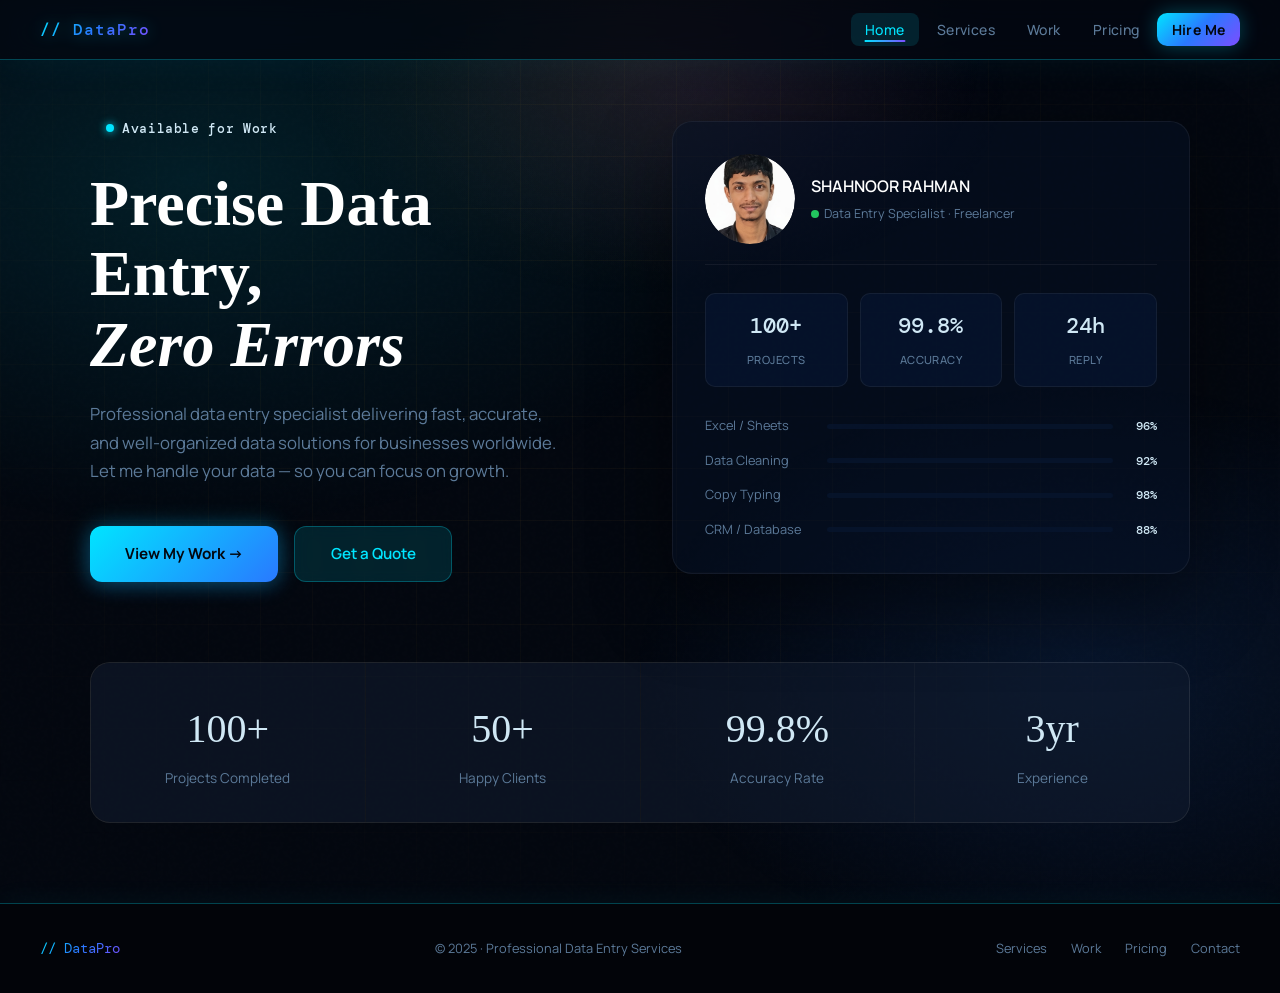
<file: index.html>
<!DOCTYPE html>
<html lang="en">
<head>
<meta charset="UTF-8">
<meta name="viewport" content="width=device-width, initial-scale=1.0">
<title>DataPro — Home</title>
<link rel="stylesheet" href="style.css">
<style>
.hero-bg {
  position: fixed; inset: 0; z-index: 0; pointer-events: none;
  background-image:
    linear-gradient(rgba(201,151,58,0.05) 1px, transparent 1px),
    linear-gradient(90deg, rgba(201,151,58,0.05) 1px, transparent 1px);
  background-size: 52px 52px;
  mask-image: radial-gradient(ellipse 70% 70% at 50% 40%, black 30%, transparent 100%);
}
.hero-glow {
  position: fixed; top: -200px; left: 50%; transform: translateX(-50%);
  width: 700px; height: 500px;
  background: radial-gradient(ellipse, rgba(201,151,58,0.1) 0%, transparent 70%);
  pointer-events: none; z-index: 0;
}
.hero-inner {
  display: grid; grid-template-columns: 1fr 1fr;
  gap: 4rem; align-items: center;
}
.hero-tag {
  display: inline-flex; align-items: center; gap: 0.5rem;
  background: var(--gold-dim); border: 1px solid var(--gold-border);
  color: var(--gold); border-radius: 99px;
  padding: 0.35rem 1rem; font-size: 0.8rem;
  font-family: 'DM Mono', monospace; font-weight: 500;
  letter-spacing: 0.05em; margin-bottom: 1.5rem;
}
.hero h1 {
  font-family: 'DM Serif Display', serif;
  font-size: clamp(2.6rem, 5vw, 4rem);
  line-height: 1.1; color: var(--white);
  margin-bottom: 1.25rem;
}
.hero h1 em { font-style: italic; color: var(--gold); }
.hero-sub {
  font-size: 1.05rem; color: var(--muted);
  max-width: 480px; margin-bottom: 2.5rem;
}
.hero-btns { display: flex; gap: 1rem; flex-wrap: wrap; }

/* ── PROFILE CARD ── */
.profile-card {
  background: var(--bg-card);
  border: 1px solid var(--border);
  border-radius: var(--radius-lg); padding: 2rem;
  box-shadow: 0 30px 80px rgba(0,0,0,0.4);
  animation: float 5s ease-in-out infinite;
}
@keyframes float { 0%,100%{transform:translateY(0)} 50%{transform:translateY(-10px)} }
.card-header {
  display: flex; align-items: center; gap: 1rem;
  margin-bottom: 1.75rem; padding-bottom: 1.25rem;
  border-bottom: 1px solid var(--border);
}
.avatar {
    width: 90px;        /* Change from 50px to 90px */
    height: 90px;       /* Change from 50px to 90px */
    border-radius: 50%; 
    background: linear-gradient(135deg, var(--gold), #8b5e1a); 
    display: flex; 
    align-items: center; 
    justify-content: center; 
    font-family: 'DM Mono', monospace; 
    font-size: 1rem; 
    font-weight: 500; 
    color: var(--bg); 
    flex-shrink: 0; 
    overflow: hidden;   /* Add this line too to keep the circle crop clean */
}
.card-name { font-weight: 600; font-size: 1rem; color: var(--white); }
.card-title { font-size: 0.78rem; color: var(--muted); margin-top: 2px; }
.online-dot {
  width: 8px; height: 8px; background: #22c55e;
  border-radius: 50%; display: inline-block;
  margin-right: 5px; animation: pulse 2s infinite;
}
.stat-row {
  display: grid; grid-template-columns: 1fr 1fr 1fr;
  gap: 0.75rem; margin-bottom: 1.75rem;
}
.stat-box {
  background: var(--bg-soft); border: 1px solid var(--border);
  border-radius: 10px; padding: 0.9rem 0.6rem; text-align: center;
}
.stat-num {
  font-family: 'DM Mono', monospace;
  font-size: 1.35rem; font-weight: 500;
  color: var(--gold); display: block;
}
.stat-label {
  font-size: 0.7rem; color: var(--muted);
  font-weight: 500; letter-spacing: 0.04em;
  text-transform: uppercase; margin-top: 3px;
}
.skill-bars { display: flex; flex-direction: column; gap: 0.8rem; }
.skill-row { display: flex; align-items: center; gap: 0.75rem; }
.skill-name { font-size: 0.8rem; color: var(--muted); width: 110px; flex-shrink: 0; }
.bar-track {
  flex: 1; height: 5px; background: var(--bg-soft);
  border-radius: 99px; overflow: hidden;
}
.bar-fill {
  height: 100%; background: linear-gradient(90deg, var(--gold), var(--gold-light));
  border-radius: 99px; animation: grow 1.2s ease-out both;
}
@keyframes grow { from { width: 0 !important; } }
.skill-pct {
  font-family: 'DM Mono', monospace;
  font-size: 0.75rem; font-weight: 500;
  color: var(--gold); width: 32px; text-align: right;
}

/* ── QUICK STATS STRIP ── */
.stats-strip {
  display: grid; grid-template-columns: repeat(4, 1fr);
  gap: 1px; margin-top: 5rem;
  background: var(--border); border-radius: var(--radius-lg);
  overflow: hidden; border: 1px solid var(--border);
}
.strip-item {
  background: var(--bg-card); padding: 2rem;
  text-align: center; transition: background 0.2s;
}
.strip-item:hover { background: var(--bg-hover); }
.strip-big {
  font-family: 'DM Serif Display', serif;
  font-size: 2.5rem; color: var(--gold); display: block;
}
.strip-desc { font-size: 0.85rem; color: var(--muted); margin-top: 4px; }

@media (max-width: 768px) {
  .hero-inner { grid-template-columns: 1fr; gap: 2.5rem; }
  .stats-strip { grid-template-columns: 1fr 1fr; }
}
</style>
</head>
<body>
<div class="hero-bg"></div>
<div class="hero-glow"></div>

<nav>
  <a class="nav-logo" href="index.html">// DataPro</a>
  <ul class="nav-links">
    <li><a href="index.html" class="active">Home</a></li>
    <li><a href="services.html">Services</a></li>
    <li><a href="work.html">Work</a></li>
    <li><a href="pricing.html">Pricing</a></li>
    <li><a href="contact.html" class="nav-cta">Hire Me</a></li>
  </ul>
</nav>

<div class="page hero">
  <div class="inner">
    <div class="hero-inner">
      <div>
        <div class="hero-tag"><span class="dot-pulse"></span> Available for Work</div>
        <h1>Precise Data Entry,<br><em>Zero Errors</em></h1>
        <p class="hero-sub">Professional data entry specialist delivering fast, accurate, and well-organized data solutions for businesses worldwide. Let me handle your data — so you can focus on growth.</p>
        <div class="hero-btns">
          <a href="work.html" class="btn-primary">View My Work →</a>
          <a href="contact.html" class="btn-outline">Get a Quote</a>
        </div>
      </div>
      <div class="profile-card">
        <div class="card-header">
          <div class="avatar"><img src="me.png" alt="Shahnoor Rahman" style="width: 100%; height: 100%; border-radius: 50%; object-fit: cover;"></div>
          <div>
            <div class="card-name">SHAHNOOR RAHMAN</div>
            <div class="card-title"><span class="online-dot"></span>Data Entry Specialist · Freelancer</div>
          </div>
        </div>
        <div class="stat-row">
          <div class="stat-box">
            <span class="stat-num">100+</span>
            <span class="stat-label">Projects</span>
          </div>
          <div class="stat-box">
            <span class="stat-num">99.8%</span>
            <span class="stat-label">Accuracy</span>
          </div>
          <div class="stat-box">
            <span class="stat-num">24h</span>
            <span class="stat-label">Reply</span>
          </div>
        </div>
        <div class="skill-bars">
          <div class="skill-row">
            <span class="skill-name">Excel / Sheets</span>
            <div class="bar-track"><div class="bar-fill" style="width:96%"></div></div>
            <span class="skill-pct">96%</span>
          </div>
          <div class="skill-row">
            <span class="skill-name">Data Cleaning</span>
            <div class="bar-track"><div class="bar-fill" style="width:92%"></div></div>
            <span class="skill-pct">92%</span>
          </div>
          <div class="skill-row">
            <span class="skill-name">Copy Typing</span>
            <div class="bar-track"><div class="bar-fill" style="width:98%"></div></div>
            <span class="skill-pct">98%</span>
          </div>
          <div class="skill-row">
            <span class="skill-name">CRM / Database</span>
            <div class="bar-track"><div class="bar-fill" style="width:88%"></div></div>
            <span class="skill-pct">88%</span>
          </div>
        </div>
      </div>
    </div>

    <div class="stats-strip">
      <div class="strip-item">
        <span class="strip-big">100+</span>
        <div class="strip-desc">Projects Completed</div>
      </div>
      <div class="strip-item">
        <span class="strip-big">50+</span>
        <div class="strip-desc">Happy Clients</div>
      </div>
      <div class="strip-item">
        <span class="strip-big">99.8%</span>
        <div class="strip-desc">Accuracy Rate</div>
      </div>
      <div class="strip-item">
        <span class="strip-big">3yr</span>
        <div class="strip-desc">Experience</div>
      </div>
    </div>
  </div>
</div>

<footer>
  <a class="footer-logo" href="index.html">// DataPro</a>
  <div class="footer-copy">© 2025 · Professional Data Entry Services</div>
  <div class="footer-links">
    <a href="services.html">Services</a>
    <a href="work.html">Work</a>
    <a href="pricing.html">Pricing</a>
    <a href="contact.html">Contact</a>
  </div>
</footer>
</body>
</html>
</file>
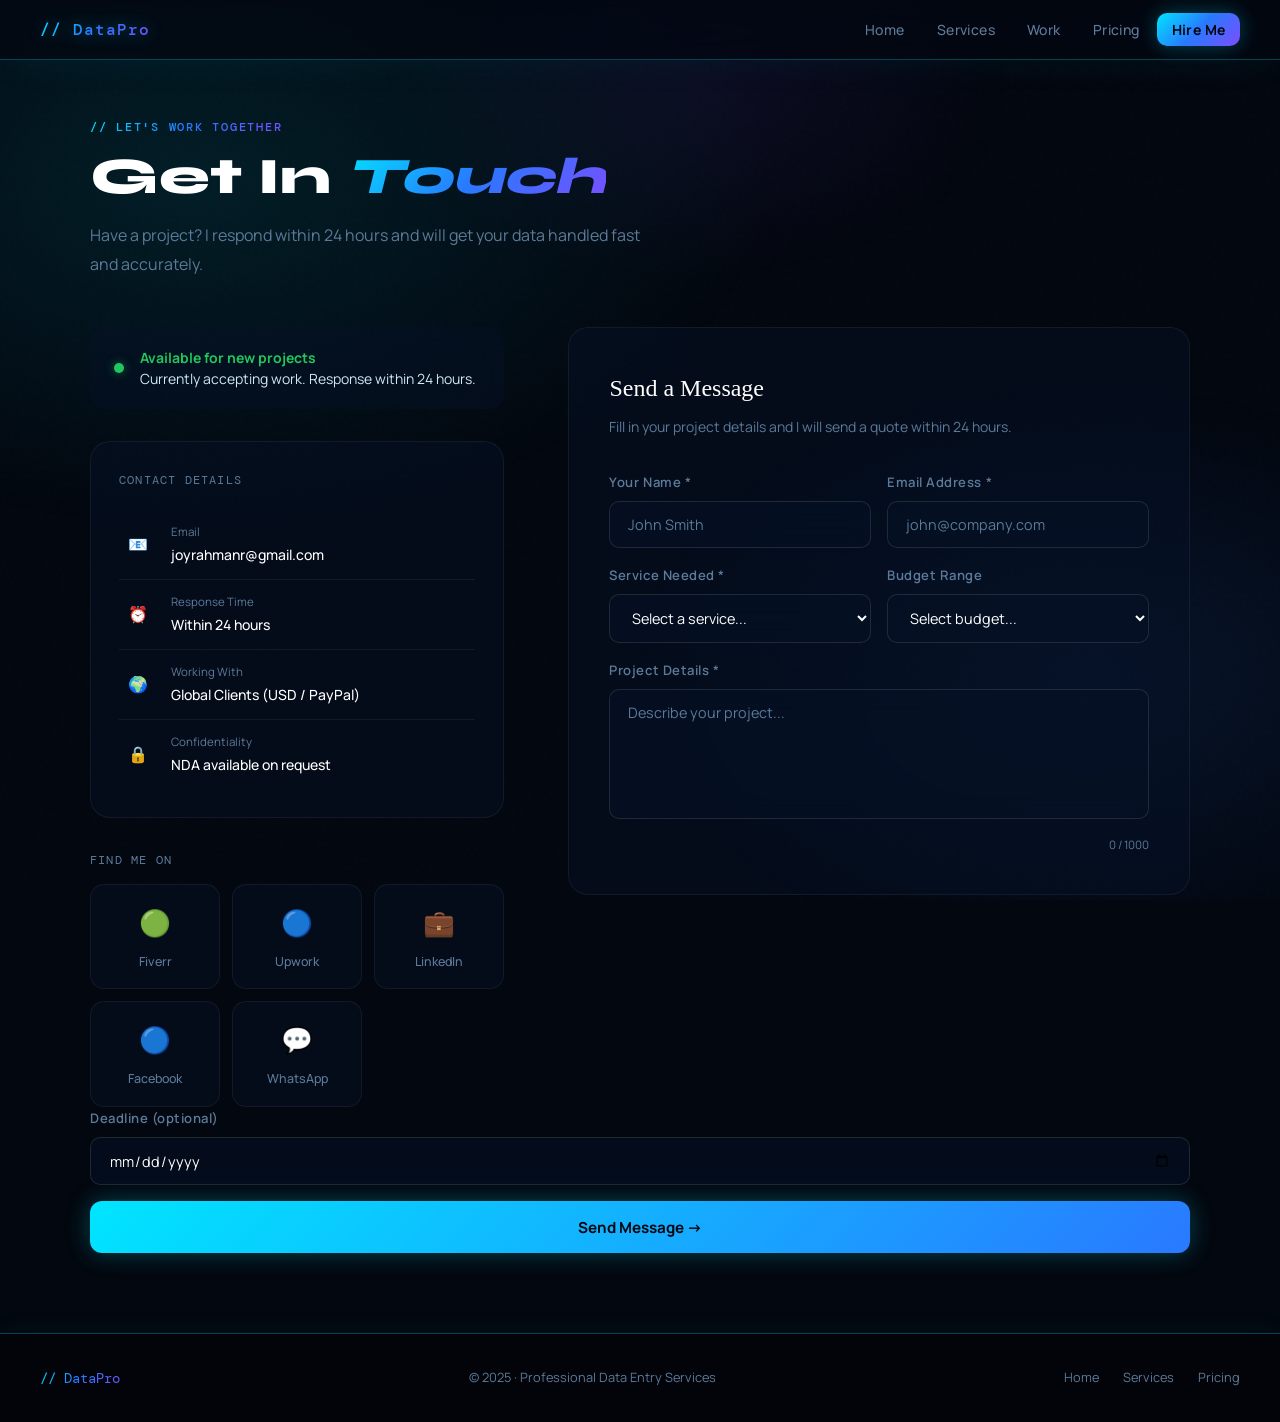
<file: contact.html>
<!DOCTYPE html>
<html lang="en">
<head>
<meta charset="UTF-8">
<meta name="viewport" content="width=device-width, initial-scale=1.0">
<title>DataPro — Contact</title>
<link rel="stylesheet" href="style.css">
<style>
.contact-grid {
  display: grid; grid-template-columns: 1fr 1.5fr;
  gap: 4rem; align-items: start;
}
/* LEFT SIDE */
.contact-left { display: flex; flex-direction: column; gap: 2rem; }
.contact-info-card {
  background: var(--bg-card); border: 1px solid var(--border);
  border-radius: var(--radius-lg); padding: 1.75rem;
}
.info-title {
  font-size: 0.75rem; font-family: 'DM Mono', monospace;
  color: var(--muted); text-transform: uppercase;
  letter-spacing: 0.1em; margin-bottom: 1.25rem;
}
.info-item {
  display: flex; align-items: center; gap: 0.9rem;
  padding: 0.75rem 0;
  border-bottom: 1px solid var(--border); color: var(--text);
  font-size: 0.9rem;
}
.info-item:last-child { border-bottom: none; }
.info-icon {
  width: 38px; height: 38px; border-radius: 10px;
  background: var(--gold-dim); border: 1px solid var(--gold-border);
  display: flex; align-items: center; justify-content: center;
  font-size: 1rem; flex-shrink: 0;
}
.info-label { font-size: 0.72rem; color: var(--muted); display: block; margin-bottom: 1px; }
.info-value { font-size: 0.875rem; color: var(--white); font-weight: 500; }

/* PLATFORM CARDS */
.platform-grid {
  display: grid; grid-template-columns: 1fr 1fr 1fr;
  gap: 0.75rem;
}
.platform-card {
  background: var(--bg-card); border: 1px solid var(--border);
  border-radius: var(--radius); padding: 1rem 0.75rem;
  text-align: center; text-decoration: none;
  transition: all 0.25s; display: block;
}
.platform-card:hover { border-color: var(--gold-border); transform: translateY(-3px); }
.platform-icon { font-size: 1.6rem; display: block; margin-bottom: 0.4rem; }
.platform-name { font-size: 0.78rem; color: var(--muted); font-weight: 500; }
.platform-card:hover .platform-name { color: var(--gold); }

/* AVAILABILITY */
.availability {
  background: var(--bg-card); border: 1px solid var(--gold-border);
  border-radius: var(--radius); padding: 1.25rem 1.5rem;
  display: flex; align-items: center; gap: 1rem;
}
.avail-dot {
  width: 10px; height: 10px; background: #22c55e;
  border-radius: 50%; flex-shrink: 0;
  animation: pulse 2s infinite;
  box-shadow: 0 0 10px rgba(34,197,94,0.5);
}
.avail-text { font-size: 0.875rem; color: var(--text); line-height: 1.5; }
.avail-text strong { color: #22c55e; }

/* RIGHT SIDE - FORM */
.form-card {
  background: var(--bg-card); border: 1px solid var(--border);
  border-radius: var(--radius-lg); padding: 2.5rem;
}
.form-title {
  font-family: 'DM Serif Display', serif;
  font-size: 1.5rem; color: var(--white); margin-bottom: 0.4rem;
}
.form-subtitle { font-size: 0.875rem; color: var(--muted); margin-bottom: 2rem; }
.form-row {
  display: grid; grid-template-columns: 1fr 1fr;
  gap: 1rem;
}
.char-count {
  font-size: 0.72rem; color: var(--muted);
  text-align: right; margin-top: 0.25rem;
}
.success-msg {
  display: none; background: rgba(34,197,94,0.1);
  border: 1px solid rgba(34,197,94,0.3);
  border-radius: var(--radius); padding: 1.25rem;
  color: #22c55e; font-size: 0.9rem; text-align: center;
  margin-bottom: 1rem;
}

@media (max-width: 768px) {
  .contact-grid { grid-template-columns: 1fr; gap: 2.5rem; }
  .form-row { grid-template-columns: 1fr; }
  .platform-grid { grid-template-columns: 1fr 1fr 1fr; }
}
</style>
</head>
<body>
<nav>
  <a class="nav-logo" href="index.html">// DataPro</a>
  <ul class="nav-links">
    <li><a href="index.html">Home</a></li>
    <li><a href="services.html">Services</a></li>
    <li><a href="work.html">Work</a></li>
    <li><a href="pricing.html">Pricing</a></li>
    <li><a href="contact.html" class="active nav-cta">Hire Me</a></li>
  </ul>
</nav>

<div class="page">
  <div class="inner">
    <div class="section-tag">// Let's Work Together</div>
    <h2 class="section-title">Get In <em>Touch</em></h2>
    <p class="section-sub">Have a project? I respond within 24 hours and will get your data handled fast and accurately.</p>

    <div class="contact-grid">
      <!-- LEFT -->
      <div class="contact-left">
        <div class="availability">
          <div class="avail-dot"></div>
          <div class="avail-text"><strong>Available for new projects</strong><br>Currently accepting work. Response within 24 hours.</div>
        </div>

        <div class="contact-info-card">
          <div class="info-title">Contact Details</div>
          <div class="info-item">
            <div class="info-icon">📧</div>
            <div>
              <span class="info-label">Email</span>
              <span class="info-value">joyrahmanr@gmail.com</span>
            </div>
          </div>
          <div class="info-item">
            <div class="info-icon">⏰</div>
            <div>
              <span class="info-label">Response Time</span>
              <span class="info-value">Within 24 hours</span>
            </div>
          </div>
          <div class="info-item">
            <div class="info-icon">🌍</div>
            <div>
              <span class="info-label">Working With</span>
              <span class="info-value">Global Clients (USD / PayPal)</span>
            </div>
          </div>
          <div class="info-item">
            <div class="info-icon">🔒</div>
            <div>
              <span class="info-label">Confidentiality</span>
              <span class="info-value">NDA available on request</span>
            </div>
          </div>
        </div>

        <div>
          <div class="info-title" style="margin-bottom:0.85rem;">Find Me On</div>
<div class="platform-grid">
 <a href="https://www.fiverr.com/s/DBpLQj7" target="_blank" class="platform-card">
        <span class="platform-icon">🟢</span>
        <div class="platform-name">Fiverr</div>
    </a>
    <a href="https://www.upwork.com/freelancers/~01c8f15dbd65d6f3a8?mp_source=share" target="_blank" class="platform-card">
        <span class="platform-icon">🔵</span>
        <div class="platform-name">Upwork</div>
    </a>
    <a href="#" class="platform-card">
        <span class="platform-icon">💼</span>
        <div class="platform-name">LinkedIn</div>
    </a>
    <a href="YOUR_FACEBOOK_URL" target="_blank" class="platform-card">
        <span class="platform-icon">🔵</span>
        <div class="platform-name">Facebook</div>
    </a>
    <a href="https://wa.me/01772195637" target="_blank" class="platform-card">
        <span class="platform-icon">💬</span>
        <div class="platform-name">WhatsApp</div>
    </a>
</div>
        </div>
      </div>

      <!-- RIGHT - FORM -->
      <form action="https://formspree.io/f/mykvnarr" method="POST" class="form-card">
        <div class="form-title">Send a Message</div>
        <div class="form-subtitle">Fill in your project details and I will send a quote within 24 hours.</div>

        <div id="successMsg" class="success-msg">
          ✅ Message sent! I will get back to you within 24 hours.
        </div>

        <div class="form-row">
          <div class="form-group">
            <label class="form-label">Your Name *</label>
            <input type="text" id="name" name="name" class="form-input" placeholder="John Smith" required>
          </div>
          <div class="form-group">
            <label class="form-label">Email Address *</label>
            <input type="email" id="email" name="email" class="form-input" placeholder="john@company.com" required>
          </div>
        </div>
        <div class="form-row" style="margin-bottom:1rem;">
          <div class="form-group" style="margin-bottom:0;">
            <label class="form-label">Service Needed *</label>
            <select id="service" name="service" class="form-input" style="cursor:pointer;">
              <option value="" disabled selected>Select a service...</option>
              <option>Excel / Spreadsheet Entry</option>
              <option>Copy Typing & Transcription</option>
              <option>Data Cleaning & Formatting</option>
              <option>CRM & Database Entry</option>
              <option>Web Research & Data Collection</option>
              <option>Product / E-commerce Listing</option>
              <option>Other / Not Sure</option>
            </select>
          </div>
          <div class="form-group" style="margin-bottom:0;">
            <label class="form-label">Budget Range</label>
            <select id="budget" name="budget" class="form-input" style="cursor:pointer;">
              <option value="" disabled selected>Select budget...</option>
              <option>Under $20</option>
              <option>$20 – $50</option>
              <option>$50 – $150</option>
              <option>$150 – $500</option>
              <option>$500+</option>
              <option>Let's discuss</option>
            </select>
          </div>
        </div>
        <div class="form-group">
          <label class="form-label">Project Details *</label>
          <textarea id="details" name="details" class="form-input" maxlength="1000" oninput="updateCount(this)" placeholder="Describe your project..."></textarea>
</div>
          <div class="char-count"><span id="charCount">0</span> / 1000</div>
        </div>
        <div class="form-group">
          <label class="form-label">Deadline (optional)</label>
          <input type="date" id="deadline" class="form-input">
        </div>
        <button type="submit" class="btn-submit">Send Message →</button>
</form>
    </div>
  </div>
</div>

<footer>
  <a class="footer-logo" href="index.html">// DataPro</a>
  <div class="footer-copy">© 2025 · Professional Data Entry Services</div>
  <div class="footer-links">
    <a href="index.html">Home</a>
    <a href="services.html">Services</a>
    <a href="pricing.html">Pricing</a>
  </div>
</footer>

<script>
function updateCount(el) {
  document.getElementById('charCount').textContent = el.value.length;
}
function submitForm() {
  const name = document.getElementById('name').value.trim();
  const email = document.getElementById('email').value.trim();
  const service = document.getElementById('service').value;
  const details = document.getElementById('details').value.trim();
  if (!name || !email || !service || !details) {
    alert('Please fill in all required fields (Name, Email, Service, and Project Details).');
    return;
  }
  const msg = document.getElementById('successMsg');
  msg.style.display = 'block';
  ['name','email','service','budget','details','deadline'].forEach(id => {
    const el = document.getElementById(id);
    if (el.tagName === 'SELECT') el.selectedIndex = 0;
    else el.value = '';
  });
  document.getElementById('charCount').textContent = '0';
  setTimeout(() => { msg.style.display = 'none'; }, 5000);
}
</script>
</body>
</html>
</file>
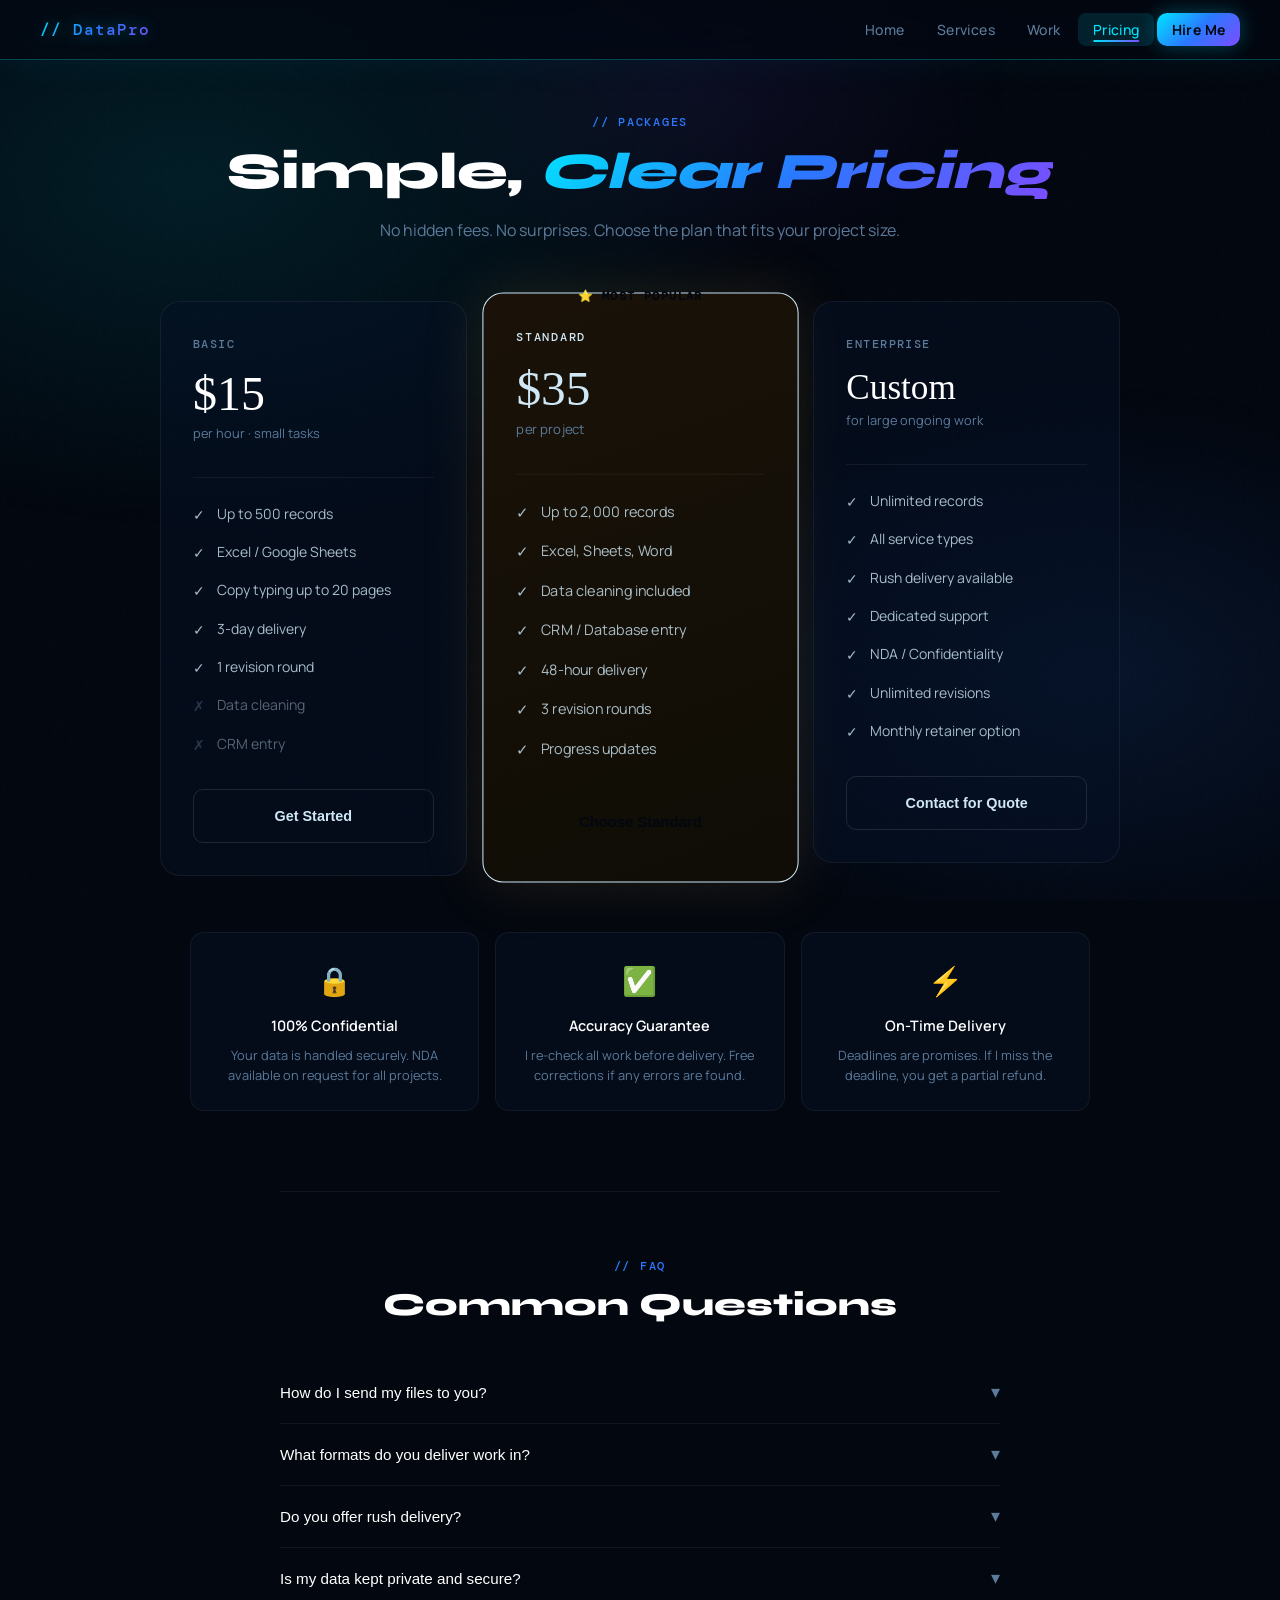
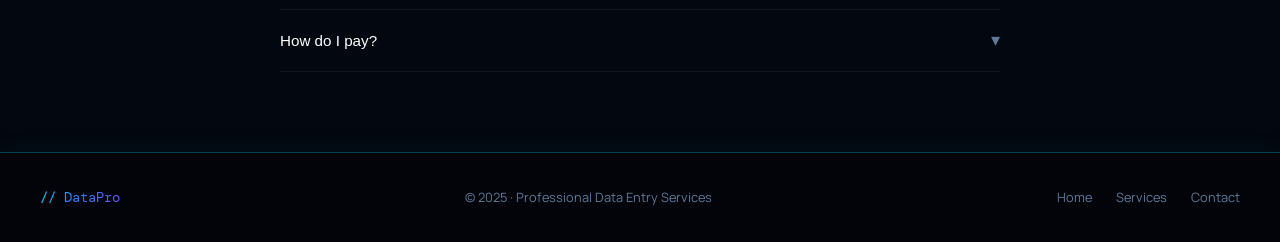
<file: pricing.html>
<!DOCTYPE html>
<html lang="en">
<head>
<meta charset="UTF-8">
<meta name="viewport" content="width=device-width, initial-scale=1.0">
<title>DataPro — Pricing</title>
<link rel="stylesheet" href="style.css">
<style>
.pricing-wrap {
  max-width: 960px; margin: 0 auto;
}
.pricing-grid {
  display: grid; grid-template-columns: repeat(3, 1fr);
  gap: 1.25rem; align-items: start;
}
.price-card {
  background: var(--bg-card); border: 1px solid var(--border);
  border-radius: var(--radius-lg); padding: 2rem;
  transition: all 0.3s; position: relative;
}
.price-card.featured {
  border-color: var(--gold-border);
  background: linear-gradient(160deg, #1a1208, #0f0d06);
  transform: scale(1.03);
  box-shadow: 0 0 60px rgba(201,151,58,0.15);
}
.price-card:not(.featured):hover { border-color: var(--border-md); transform: translateY(-4px); }
.popular-badge {
  position: absolute; top: -12px; left: 50%; transform: translateX(-50%);
  background: var(--gold); color: var(--bg);
  font-size: 0.72rem; font-weight: 700;
  font-family: 'DM Mono', monospace; letter-spacing: 0.1em;
  padding: 0.3rem 1rem; border-radius: 99px;
  white-space: nowrap;
}
.price-plan {
  font-family: 'DM Mono', monospace; font-size: 0.75rem;
  font-weight: 500; letter-spacing: 0.12em;
  text-transform: uppercase; color: var(--muted);
  margin-bottom: 1rem; display: block;
}
.price-card.featured .price-plan { color: var(--gold-light); }
.price-amount {
  font-family: 'DM Serif Display', serif;
  font-size: 3rem; color: var(--white); line-height: 1;
  margin-bottom: 0.3rem;
}
.price-card.featured .price-amount { color: var(--gold-light); }
.price-unit {
  font-size: 0.8rem; color: var(--muted);
  margin-bottom: 2rem; display: block;
}
.price-divider {
  height: 1px; background: var(--border);
  margin-bottom: 1.5rem;
}
.price-features {
  list-style: none; display: flex; flex-direction: column;
  gap: 0.8rem; margin-bottom: 2rem;
}
.price-features li {
  display: flex; align-items: flex-start; gap: 0.75rem;
  font-size: 0.875rem; color: var(--text); opacity: 0.8;
}
.price-features li .check { color: var(--gold); font-size: 0.9rem; flex-shrink: 0; margin-top: 1px; }
.price-features li .cross { color: var(--muted); font-size: 0.9rem; flex-shrink: 0; margin-top: 1px; }
.price-features li.dim { opacity: 0.4; }
.btn-price {
  display: block; width: 100%; padding: 0.85rem;
  border-radius: 10px; text-decoration: none;
  font-weight: 700; font-size: 0.9rem; text-align: center;
  transition: all 0.2s; font-family: 'Outfit', sans-serif;
  cursor: pointer; border: 1.5px solid var(--border-md);
  background: transparent; color: var(--text);
}
.btn-price:hover { border-color: var(--gold); color: var(--gold); }
.price-card.featured .btn-price {
  background: var(--gold); border-color: var(--gold);
  color: var(--bg); border: none;
}
.price-card.featured .btn-price:hover { background: var(--gold-light); }

/* ── FAQ ── */
.faq-section {
  max-width: 720px; margin: 5rem auto 0;
  padding-top: 4rem; border-top: 1px solid var(--border);
}
.faq-item {
  border-bottom: 1px solid var(--border); overflow: hidden;
}
.faq-q {
  width: 100%; background: none; border: none;
  color: var(--white); font-family: 'Outfit', sans-serif;
  font-size: 0.95rem; font-weight: 500; text-align: left;
  padding: 1.25rem 0; cursor: pointer; display: flex;
  justify-content: space-between; align-items: center;
  transition: color 0.2s;
}
.faq-q:hover { color: var(--gold); }
.faq-arrow { color: var(--muted); font-size: 1.1rem; transition: transform 0.3s; }
.faq-a {
  font-size: 0.875rem; color: var(--muted); line-height: 1.8;
  max-height: 0; overflow: hidden; transition: max-height 0.4s ease, padding 0.3s;
}
.faq-item.open .faq-a { max-height: 200px; padding-bottom: 1.25rem; }
.faq-item.open .faq-arrow { transform: rotate(180deg); color: var(--gold); }

/* ── GUARANTEE ── */
.guarantee {
  display: grid; grid-template-columns: repeat(3, 1fr);
  gap: 1rem; margin-top: 3.5rem;
  max-width: 900px; margin-left: auto; margin-right: auto;
}
.g-item {
  background: var(--bg-card); border: 1px solid var(--border);
  border-radius: var(--radius); padding: 1.5rem;
  text-align: center; transition: border-color 0.25s;
}
.g-item:hover { border-color: var(--gold-border); }
.g-icon { font-size: 1.75rem; display: block; margin-bottom: 0.6rem; }
.g-title { font-weight: 600; font-size: 0.9rem; color: var(--white); margin-bottom: 0.4rem; }
.g-desc { font-size: 0.8rem; color: var(--muted); line-height: 1.6; }

@media (max-width: 768px) {
  .pricing-grid { grid-template-columns: 1fr; }
  .price-card.featured { transform: none; }
  .guarantee { grid-template-columns: 1fr; }
}
</style>
</head>
<body>
<nav>
  <a class="nav-logo" href="index.html">// DataPro</a>
  <ul class="nav-links">
    <li><a href="index.html">Home</a></li>
    <li><a href="services.html">Services</a></li>
    <li><a href="work.html">Work</a></li>
    <li><a href="pricing.html" class="active">Pricing</a></li>
    <li><a href="contact.html" class="nav-cta">Hire Me</a></li>
  </ul>
</nav>

<div class="page">
  <div class="inner">
    <div style="text-align:center; margin-bottom:3.5rem;">
      <div class="section-tag" style="justify-content:center; display:flex">// Packages</div>
      <h2 class="section-title" style="text-align:center">Simple, <em>Clear Pricing</em></h2>
      <p class="section-sub" style="margin:0 auto; text-align:center">No hidden fees. No surprises. Choose the plan that fits your project size.</p>
    </div>

    <div class="pricing-wrap">
      <div class="pricing-grid">
        <!-- BASIC -->
        <div class="price-card">
          <span class="price-plan">Basic</span>
          <div class="price-amount">$15</div>
          <span class="price-unit">per hour · small tasks</span>
          <div class="price-divider"></div>
          <ul class="price-features">
            <li><span class="check">✓</span> Up to 500 records</li>
            <li><span class="check">✓</span> Excel / Google Sheets</li>
            <li><span class="check">✓</span> Copy typing up to 20 pages</li>
            <li><span class="check">✓</span> 3-day delivery</li>
            <li><span class="check">✓</span> 1 revision round</li>
            <li class="dim"><span class="cross">✗</span> Data cleaning</li>
            <li class="dim"><span class="cross">✗</span> CRM entry</li>
          </ul>
          <a href="contact.html" class="btn-price">Get Started</a>
        </div>

        <!-- STANDARD -->
        <div class="price-card featured">
          <div class="popular-badge">⭐ MOST POPULAR</div>
          <span class="price-plan">Standard</span>
          <div class="price-amount">$35</div>
          <span class="price-unit">per project</span>
          <div class="price-divider"></div>
          <ul class="price-features">
            <li><span class="check">✓</span> Up to 2,000 records</li>
            <li><span class="check">✓</span> Excel, Sheets, Word</li>
            <li><span class="check">✓</span> Data cleaning included</li>
            <li><span class="check">✓</span> CRM / Database entry</li>
            <li><span class="check">✓</span> 48-hour delivery</li>
            <li><span class="check">✓</span> 3 revision rounds</li>
            <li><span class="check">✓</span> Progress updates</li>
          </ul>
          <a href="contact.html" class="btn-price">Choose Standard</a>
        </div>

        <!-- ENTERPRISE -->
        <div class="price-card">
          <span class="price-plan">Enterprise</span>
          <div class="price-amount" style="font-size:2.2rem;">Custom</div>
          <span class="price-unit">for large ongoing work</span>
          <div class="price-divider"></div>
          <ul class="price-features">
            <li><span class="check">✓</span> Unlimited records</li>
            <li><span class="check">✓</span> All service types</li>
            <li><span class="check">✓</span> Rush delivery available</li>
            <li><span class="check">✓</span> Dedicated support</li>
            <li><span class="check">✓</span> NDA / Confidentiality</li>
            <li><span class="check">✓</span> Unlimited revisions</li>
            <li><span class="check">✓</span> Monthly retainer option</li>
          </ul>
          <a href="contact.html" class="btn-price">Contact for Quote</a>
        </div>
      </div>

      <!-- GUARANTEES -->
      <div class="guarantee">
        <div class="g-item">
          <span class="g-icon">🔒</span>
          <div class="g-title">100% Confidential</div>
          <div class="g-desc">Your data is handled securely. NDA available on request for all projects.</div>
        </div>
        <div class="g-item">
          <span class="g-icon">✅</span>
          <div class="g-title">Accuracy Guarantee</div>
          <div class="g-desc">I re-check all work before delivery. Free corrections if any errors are found.</div>
        </div>
        <div class="g-item">
          <span class="g-icon">⚡</span>
          <div class="g-title">On-Time Delivery</div>
          <div class="g-desc">Deadlines are promises. If I miss the deadline, you get a partial refund.</div>
        </div>
      </div>

      <!-- FAQ -->
      <div class="faq-section">
        <div style="text-align:center; margin-bottom:2.5rem;">
          <div class="section-tag" style="justify-content:center; display:flex">// FAQ</div>
          <h3 class="section-title" style="font-size:clamp(1.5rem,2.5vw,2rem); text-align:center">Common Questions</h3>
        </div>
        <div class="faq-item">
          <button class="faq-q" onclick="toggle(this)">How do I send my files to you? <span class="faq-arrow">▾</span></button>
          <div class="faq-a">You can send files via email, Google Drive, Dropbox, or any file-sharing link. Just use the contact form to get started and I will give you all the details.</div>
        </div>
        <div class="faq-item">
          <button class="faq-q" onclick="toggle(this)">What formats do you deliver work in? <span class="faq-arrow">▾</span></button>
          <div class="faq-a">I deliver in any format you need — Excel (.xlsx), Google Sheets, Word (.docx), CSV, PDF, or directly inside your CRM platform. Just let me know your preference.</div>
        </div>
        <div class="faq-item">
          <button class="faq-q" onclick="toggle(this)">Do you offer rush delivery? <span class="faq-arrow">▾</span></button>
          <div class="faq-a">Yes! Rush delivery (within 12–24 hours) is available for an additional fee depending on project size. Mention it when you contact me and I will confirm availability.</div>
        </div>
        <div class="faq-item">
          <button class="faq-q" onclick="toggle(this)">Is my data kept private and secure? <span class="faq-arrow">▾</span></button>
          <div class="faq-a">Absolutely. I treat all client data with full confidentiality. I never share or store your data beyond the project. I am also happy to sign an NDA if required.</div>
        </div>
        <div class="faq-item">
          <button class="faq-q" onclick="toggle(this)">How do I pay? <span class="faq-arrow">▾</span></button>
          <div class="faq-a">Payments are processed securely through Fiverr, Upwork, or PayPal. You only pay after the project is agreed upon and I never ask for full payment upfront for large projects.</div>
        </div>
      </div>
    </div>
  </div>
</div>

<footer>
  <a class="footer-logo" href="index.html">// DataPro</a>
  <div class="footer-copy">© 2025 · Professional Data Entry Services</div>
  <div class="footer-links">
    <a href="index.html">Home</a>
    <a href="services.html">Services</a>
    <a href="contact.html">Contact</a>
  </div>
</footer>

<script>
function toggle(btn) {
  const item = btn.parentElement;
  const wasOpen = item.classList.contains('open');
  document.querySelectorAll('.faq-item').forEach(i => i.classList.remove('open'));
  if (!wasOpen) item.classList.add('open');
}
</script>
</body>
</html>
</file>
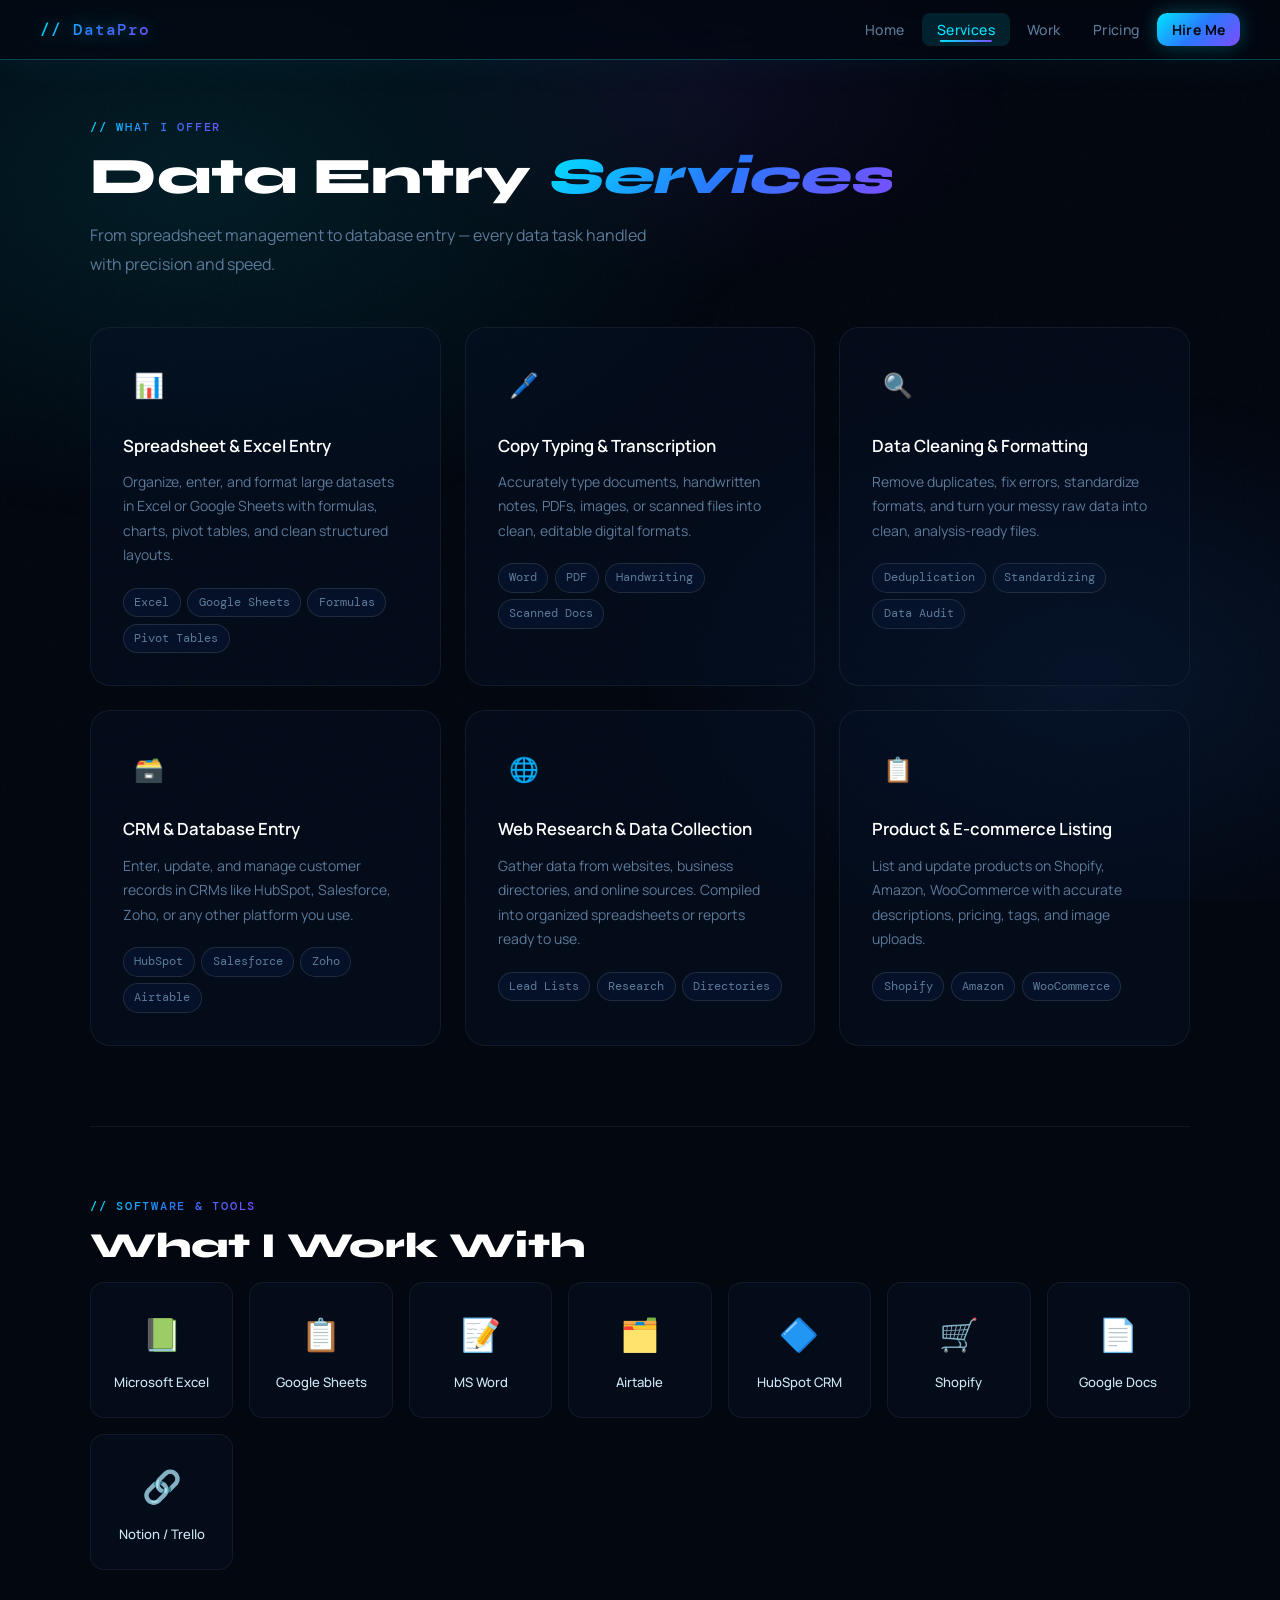
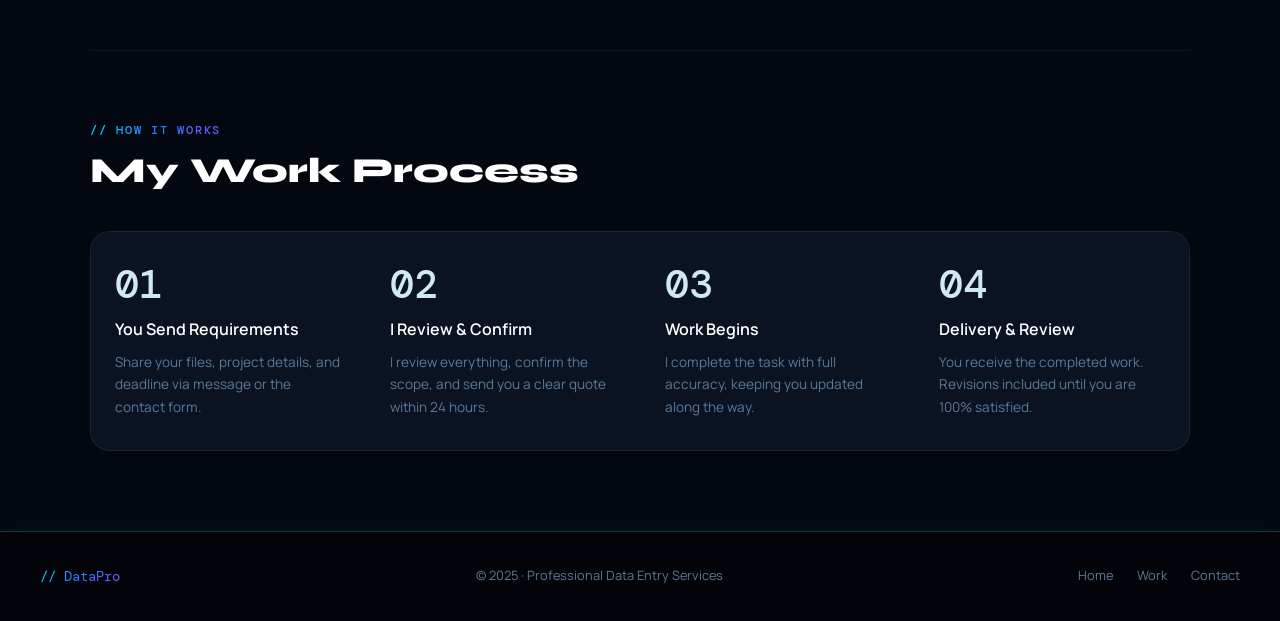
<file: services.html>
<!DOCTYPE html>
<html lang="en">
<head>
<meta charset="UTF-8">
<meta name="viewport" content="width=device-width, initial-scale=1.0">
<title>DataPro — Services</title>
<link rel="stylesheet" href="style.css">
<style>
.services-grid {
  display: grid; grid-template-columns: repeat(auto-fit, minmax(300px, 1fr));
  gap: 1.5rem;
}
.service-card {
  background: var(--bg-card); border: 1px solid var(--border);
  border-radius: var(--radius-lg); padding: 2rem;
  transition: all 0.3s; position: relative; overflow: hidden;
}
.service-card::after {
  content: ''; position: absolute;
  bottom: 0; left: 0; right: 0; height: 3px;
  background: linear-gradient(90deg, var(--gold), transparent);
  transform: scaleX(0); transform-origin: left;
  transition: transform 0.3s;
}
.service-card:hover { border-color: var(--gold-border); transform: translateY(-5px); }
.service-card:hover::after { transform: scaleX(1); }
.service-icon {
  width: 52px; height: 52px; border-radius: 14px;
  background: var(--gold-dim); border: 1px solid var(--gold-border);
  display: flex; align-items: center; justify-content: center;
  font-size: 1.5rem; margin-bottom: 1.25rem;
}
.service-name {
  font-weight: 600; font-size: 1.05rem;
  margin-bottom: 0.6rem; color: var(--white);
}
.service-desc { font-size: 0.875rem; color: var(--muted); line-height: 1.75; }
.service-tags {
  display: flex; flex-wrap: wrap; gap: 0.4rem; margin-top: 1.25rem;
}
.tag {
  font-size: 0.72rem; font-family: 'DM Mono', monospace;
  background: var(--bg-soft); border: 1px solid var(--border-md);
  color: var(--muted); padding: 0.25rem 0.65rem; border-radius: 99px;
}

/* ── TOOLS ── */
.tools-section {
  margin-top: 5rem; padding-top: 4rem;
  border-top: 1px solid var(--border);
}
.tools-grid {
  display: grid; grid-template-columns: repeat(auto-fit, minmax(140px, 1fr));
  gap: 1rem;
}
.tool-item {
  background: var(--bg-card); border: 1px solid var(--border);
  border-radius: var(--radius); padding: 1.5rem 1rem;
  text-align: center; transition: all 0.25s; cursor: default;
}
.tool-item:hover {
  background: var(--bg-hover); border-color: var(--gold-border);
  transform: translateY(-4px);
}
.tool-icon { font-size: 2rem; display: block; margin-bottom: 0.6rem; }
.tool-name { font-size: 0.82rem; font-weight: 500; color: var(--text); }

/* ── PROCESS ── */
.process-section {
  margin-top: 5rem; padding-top: 4rem;
  border-top: 1px solid var(--border);
}
.process-steps {
  display: grid; grid-template-columns: repeat(4, 1fr);
  gap: 1px; background: var(--border);
  border: 1px solid var(--border); border-radius: var(--radius-lg);
  overflow: hidden; margin-top: 2.5rem;
}
.step {
  background: var(--bg-card); padding: 2rem 1.5rem;
  position: relative; transition: background 0.2s;
}
.step:hover { background: var(--bg-hover); }
.step-num {
  font-family: 'DM Mono', monospace; font-size: 2.5rem;
  font-weight: 500; color: var(--gold-border);
  display: block; margin-bottom: 0.75rem;
  line-height: 1;
}
.step-title { font-weight: 600; color: var(--white); margin-bottom: 0.5rem; }
.step-desc { font-size: 0.85rem; color: var(--muted); line-height: 1.65; }

@media (max-width: 768px) {
  .process-steps { grid-template-columns: 1fr 1fr; }
}
</style>
</head>
<body>
<nav>
  <a class="nav-logo" href="index.html">// DataPro</a>
  <ul class="nav-links">
    <li><a href="index.html">Home</a></li>
    <li><a href="services.html" class="active">Services</a></li>
    <li><a href="work.html">Work</a></li>
    <li><a href="pricing.html">Pricing</a></li>
    <li><a href="contact.html" class="nav-cta">Hire Me</a></li>
  </ul>
</nav>

<div class="page">
  <div class="inner">
    <div class="section-tag">// What I Offer</div>
    <h2 class="section-title">Data Entry <em>Services</em></h2>
    <p class="section-sub">From spreadsheet management to database entry — every data task handled with precision and speed.</p>

    <div class="services-grid">
      <div class="service-card">
        <div class="service-icon">📊</div>
        <div class="service-name">Spreadsheet & Excel Entry</div>
        <div class="service-desc">Organize, enter, and format large datasets in Excel or Google Sheets with formulas, charts, pivot tables, and clean structured layouts.</div>
        <div class="service-tags">
          <span class="tag">Excel</span><span class="tag">Google Sheets</span><span class="tag">Formulas</span><span class="tag">Pivot Tables</span>
        </div>
      </div>
      <div class="service-card">
        <div class="service-icon">🖊️</div>
        <div class="service-name">Copy Typing & Transcription</div>
        <div class="service-desc">Accurately type documents, handwritten notes, PDFs, images, or scanned files into clean, editable digital formats.</div>
        <div class="service-tags">
          <span class="tag">Word</span><span class="tag">PDF</span><span class="tag">Handwriting</span><span class="tag">Scanned Docs</span>
        </div>
      </div>
      <div class="service-card">
        <div class="service-icon">🔍</div>
        <div class="service-name">Data Cleaning & Formatting</div>
        <div class="service-desc">Remove duplicates, fix errors, standardize formats, and turn your messy raw data into clean, analysis-ready files.</div>
        <div class="service-tags">
          <span class="tag">Deduplication</span><span class="tag">Standardizing</span><span class="tag">Data Audit</span>
        </div>
      </div>
      <div class="service-card">
        <div class="service-icon">🗃️</div>
        <div class="service-name">CRM & Database Entry</div>
        <div class="service-desc">Enter, update, and manage customer records in CRMs like HubSpot, Salesforce, Zoho, or any other platform you use.</div>
        <div class="service-tags">
          <span class="tag">HubSpot</span><span class="tag">Salesforce</span><span class="tag">Zoho</span><span class="tag">Airtable</span>
        </div>
      </div>
      <div class="service-card">
        <div class="service-icon">🌐</div>
        <div class="service-name">Web Research & Data Collection</div>
        <div class="service-desc">Gather data from websites, business directories, and online sources. Compiled into organized spreadsheets or reports ready to use.</div>
        <div class="service-tags">
          <span class="tag">Lead Lists</span><span class="tag">Research</span><span class="tag">Directories</span>
        </div>
      </div>
      <div class="service-card">
        <div class="service-icon">📋</div>
        <div class="service-name">Product & E-commerce Listing</div>
        <div class="service-desc">List and update products on Shopify, Amazon, WooCommerce with accurate descriptions, pricing, tags, and image uploads.</div>
        <div class="service-tags">
          <span class="tag">Shopify</span><span class="tag">Amazon</span><span class="tag">WooCommerce</span>
        </div>
      </div>
    </div>

    <!-- TOOLS -->
    <div class="tools-section">
      <div class="section-tag">// Software & Tools</div>
      <h3 class="section-title" style="font-size:clamp(1.6rem,3vw,2.2rem)">What I Work With</h3>
      <div class="tools-grid">
        <div class="tool-item"><span class="tool-icon">📗</span><div class="tool-name">Microsoft Excel</div></div>
        <div class="tool-item"><span class="tool-icon">📋</span><div class="tool-name">Google Sheets</div></div>
        <div class="tool-item"><span class="tool-icon">📝</span><div class="tool-name">MS Word</div></div>
        <div class="tool-item"><span class="tool-icon">🗂️</span><div class="tool-name">Airtable</div></div>
        <div class="tool-item"><span class="tool-icon">🔷</span><div class="tool-name">HubSpot CRM</div></div>
        <div class="tool-item"><span class="tool-icon">🛒</span><div class="tool-name">Shopify</div></div>
        <div class="tool-item"><span class="tool-icon">📄</span><div class="tool-name">Google Docs</div></div>
        <div class="tool-item"><span class="tool-icon">🔗</span><div class="tool-name">Notion / Trello</div></div>
      </div>
    </div>

    <!-- PROCESS -->
    <div class="process-section">
      <div class="section-tag">// How It Works</div>
      <h3 class="section-title" style="font-size:clamp(1.6rem,3vw,2.2rem)">My Work Process</h3>
      <div class="process-steps">
        <div class="step">
          <span class="step-num">01</span>
          <div class="step-title">You Send Requirements</div>
          <div class="step-desc">Share your files, project details, and deadline via message or the contact form.</div>
        </div>
        <div class="step">
          <span class="step-num">02</span>
          <div class="step-title">I Review & Confirm</div>
          <div class="step-desc">I review everything, confirm the scope, and send you a clear quote within 24 hours.</div>
        </div>
        <div class="step">
          <span class="step-num">03</span>
          <div class="step-title">Work Begins</div>
          <div class="step-desc">I complete the task with full accuracy, keeping you updated along the way.</div>
        </div>
        <div class="step">
          <span class="step-num">04</span>
          <div class="step-title">Delivery & Review</div>
          <div class="step-desc">You receive the completed work. Revisions included until you are 100% satisfied.</div>
        </div>
      </div>
    </div>
  </div>
</div>

<footer>
  <a class="footer-logo" href="index.html">// DataPro</a>
  <div class="footer-copy">© 2025 · Professional Data Entry Services</div>
  <div class="footer-links">
    <a href="index.html">Home</a>
    <a href="work.html">Work</a>
    <a href="contact.html">Contact</a>
  </div>
</footer>
</body>
</html>
</file>
<file: style.css>
@import url('https://fonts.googleapis.com/css2?family=Syne:wght@400;500;600;700;800&family=DM+Mono:wght@400;500&family=Manrope:wght@300;400;500;600;700&display=swap');

*, *::before, *::after { box-sizing: border-box; margin: 0; padding: 0; }

:root {
  /* ── BACKGROUNDS ── */
  --bg:         #03070f;
  --bg-card:    rgba(6, 18, 38, 0.55);
  --bg-soft:    rgba(8, 22, 48, 0.7);
  --bg-hover:   rgba(12, 30, 65, 0.75);

  /* ── ELECTRIC BLUE / CYAN PALETTE ── */
  --cyan:        #00e5ff;
  --cyan-light:  #80f4ff;
  --cyan-dim:    rgba(0, 229, 255, 0.12);
  --cyan-glow:   rgba(0, 229, 255, 0.35);
  --cyan-border: rgba(0, 229, 255, 0.28);
  --blue:        #2979ff;
  --blue-light:  #82b1ff;
  --blue-dim:    rgba(41, 121, 255, 0.15);

  /* ── GRADIENT ACCENTS ── */
  --grad-main:   linear-gradient(135deg, #00e5ff 0%, #2979ff 50%, #7c4dff 100%);
  --grad-soft:   linear-gradient(135deg, rgba(0,229,255,0.15) 0%, rgba(41,121,255,0.1) 100%);
  --grad-glow:   linear-gradient(135deg, #00e5ff, #2979ff);
  --grad-vivid:  linear-gradient(90deg, #00e5ff 0%, #7c4dff 100%);

  /* ── TEXT ── */
  --white:  #ffffff;
  --text:   #d0e8f5;
  --muted:  #5c7a99;

  /* ── BORDERS ── */
  --border:    rgba(255, 255, 255, 0.06);
  --border-md: rgba(255, 255, 255, 0.11);

  /* ── SHAPE ── */
  --radius:    14px;
  --radius-lg: 20px;
}

html { scroll-behavior: smooth; }

body {
  font-family: 'Manrope', sans-serif;
  background: var(--bg);
  color: var(--text);
  overflow-x: hidden;
  line-height: 1.7;
  min-height: 100vh;
}

/* ── ANIMATED GRADIENT MESH BACKGROUND ── */
body::before {
  content: '';
  position: fixed; inset: 0; z-index: 0; pointer-events: none;
  background:
    radial-gradient(ellipse 70% 60% at 15% 20%, rgba(0,229,255,0.10) 0%, transparent 65%),
    radial-gradient(ellipse 55% 50% at 85% 75%, rgba(41,121,255,0.12) 0%, transparent 65%),
    radial-gradient(ellipse 40% 35% at 55% 10%, rgba(124,77,255,0.08) 0%, transparent 60%);
  animation: meshShift 14s ease-in-out infinite alternate;
}

@keyframes meshShift {
  0%   { opacity: 1;   filter: hue-rotate(0deg); }
  50%  { opacity: 0.8; filter: hue-rotate(20deg); }
  100% { opacity: 1;   filter: hue-rotate(-15deg); }
}

/* ── NOISE GRAIN OVERLAY ── */
body::after {
  content: '';
  position: fixed; inset: 0; z-index: 0; pointer-events: none;
  background-image: url("data:image/svg+xml,%3Csvg viewBox='0 0 256 256' xmlns='http://www.w3.org/2000/svg'%3E%3Cfilter id='noise'%3E%3CfeTurbulence type='fractalNoise' baseFrequency='0.85' numOctaves='4' stitchTiles='stitch'/%3E%3C/filter%3E%3Crect width='100%25' height='100%25' filter='url(%23noise)' opacity='0.04'/%3E%3C/svg%3E");
  opacity: 0.35;
}

/* ── NAV ── */
nav {
  position: fixed; top: 0; left: 0; right: 0; z-index: 100;
  display: flex; align-items: center; justify-content: space-between;
  padding: 1rem 2.5rem;
  background: rgba(3, 7, 15, 0.75);
  backdrop-filter: blur(20px) saturate(180%);
  -webkit-backdrop-filter: blur(20px) saturate(180%);
  border-bottom: 1px solid var(--cyan-border);
  box-shadow: 0 1px 40px rgba(0, 229, 255, 0.06);
}

.nav-logo {
  font-family: 'DM Mono', monospace;
  font-size: 1rem; font-weight: 500;
  background: var(--grad-main);
  -webkit-background-clip: text;
  -webkit-text-fill-color: transparent;
  background-clip: text;
  letter-spacing: 0.06em;
  text-decoration: none;
  filter: drop-shadow(0 0 8px rgba(0, 229, 255, 0.4));
}

.nav-links { display: flex; gap: 0.2rem; list-style: none; }
.nav-links a {
  text-decoration: none; color: var(--muted);
  font-size: 0.875rem; font-weight: 500;
  padding: 0.45rem 0.9rem; border-radius: 8px;
  transition: all 0.25s; letter-spacing: 0.03em;
  position: relative;
}
.nav-links a::after {
  content: '';
  position: absolute; bottom: 4px; left: 50%; transform: translateX(-50%);
  width: 0; height: 2px;
  background: var(--grad-vivid);
  border-radius: 99px;
  transition: width 0.25s ease;
}
.nav-links a:hover { color: var(--cyan); }
.nav-links a:hover::after { width: 60%; }
.nav-links a.active { color: var(--cyan); background: var(--cyan-dim); }
.nav-links a.active::after { width: 60%; }

.nav-cta {
  background: var(--grad-main) !important;
  color: var(--bg) !important;
  font-weight: 700 !important;
  border-radius: 10px !important;
  box-shadow: 0 0 20px rgba(0, 229, 255, 0.3);
}
.nav-cta:hover {
  transform: translateY(-2px);
  box-shadow: 0 0 30px rgba(0, 229, 255, 0.5) !important;
}
.nav-cta::after { display: none !important; }

/* ── PAGE WRAPPER ── */
.page { padding: 7rem 2.5rem 5rem; position: relative; z-index: 1; }
.inner { max-width: 1100px; margin: 0 auto; }

/* ── SECTION LABELS ── */
.section-tag {
  font-family: 'DM Mono', monospace;
  font-size: 0.78rem; font-weight: 500;
  background: var(--grad-main);
  -webkit-background-clip: text;
  -webkit-text-fill-color: transparent;
  background-clip: text;
  letter-spacing: 0.14em;
  text-transform: uppercase; margin-bottom: 0.6rem;
  display: inline-block;
}

.section-title {
  font-family: 'Syne', sans-serif;
  font-size: clamp(2rem, 4.5vw, 3.2rem);
  color: var(--white); margin-bottom: 1rem; line-height: 1.12;
  font-weight: 800;
}
.section-title em {
  font-style: italic;
  background: var(--grad-main);
  -webkit-background-clip: text;
  -webkit-text-fill-color: transparent;
  background-clip: text;
}

.section-sub {
  font-size: 1rem; color: var(--muted);
  max-width: 560px; margin-bottom: 3rem; line-height: 1.8;
}

/* ── ANIMATED GRADIENT TEXT UTILITY ── */
.gradient-text {
  background: var(--grad-main);
  background-size: 200% 200%;
  -webkit-background-clip: text;
  -webkit-text-fill-color: transparent;
  background-clip: text;
  animation: gradShift 4s ease infinite;
}

@keyframes gradShift {
  0%   { background-position: 0% 50%; }
  50%  { background-position: 100% 50%; }
  100% { background-position: 0% 50%; }
}

/* ── GLOWING UNDERLINE ANIMATION ── */
.animated-underline {
  position: relative; display: inline-block;
}
.animated-underline::after {
  content: '';
  position: absolute; left: 0; bottom: -4px;
  width: 100%; height: 2px;
  background: var(--grad-vivid);
  border-radius: 99px;
  animation: underlinePulse 2.5s ease-in-out infinite;
}
@keyframes underlinePulse {
  0%, 100% { opacity: 1; transform: scaleX(1); }
  50%       { opacity: 0.5; transform: scaleX(0.85); }
}

/* ── BUTTONS ── */
.btn-primary {
  display: inline-flex; align-items: center; gap: 0.5rem;
  background: var(--grad-main);
  background-size: 200% 200%;
  animation: gradShift 4s ease infinite;
  color: var(--bg);
  padding: 0.9rem 2.2rem; border-radius: 12px;
  text-decoration: none; font-weight: 700;
  font-size: 0.95rem; transition: all 0.25s;
  box-shadow: 0 0 24px rgba(0, 229, 255, 0.28),
              0 4px 20px rgba(41, 121, 255, 0.2);
  position: relative; overflow: hidden;
}
.btn-primary::before {
  content: '';
  position: absolute; inset: 0;
  background: rgba(255, 255, 255, 0.15);
  opacity: 0; transition: opacity 0.2s;
}
.btn-primary:hover {
  transform: translateY(-3px);
  box-shadow: 0 0 38px rgba(0, 229, 255, 0.5), 0 8px 30px rgba(41, 121, 255, 0.3);
}
.btn-primary:hover::before { opacity: 1; }

.btn-outline {
  display: inline-flex; align-items: center; gap: 0.5rem;
  border: 1.5px solid var(--cyan-border);
  color: var(--cyan);
  padding: 0.9rem 2.2rem; border-radius: 12px;
  text-decoration: none; font-weight: 600;
  font-size: 0.95rem; transition: all 0.25s;
  backdrop-filter: blur(8px);
  background: var(--cyan-dim);
}
.btn-outline:hover {
  border-color: var(--cyan);
  background: rgba(0, 229, 255, 0.18);
  box-shadow: 0 0 22px rgba(0, 229, 255, 0.3);
  transform: translateY(-3px);
}

/* ── GLASSMORPHISM CARDS ── */
.card {
  background: var(--bg-card);
  backdrop-filter: blur(18px) saturate(160%);
  -webkit-backdrop-filter: blur(18px) saturate(160%);
  border: 1px solid rgba(0, 229, 255, 0.12);
  border-radius: var(--radius-lg);
  padding: 2rem;
  position: relative; overflow: hidden;
  transition: all 0.35s cubic-bezier(0.23, 1, 0.32, 1);
  box-shadow:
    0 8px 32px rgba(0, 0, 0, 0.35),
    inset 0 1px 0 rgba(255,255,255,0.06);
}

/* Glass inner shine */
.card::before {
  content: '';
  position: absolute; top: 0; left: 0; right: 0; height: 1px;
  background: linear-gradient(90deg, transparent, rgba(0,229,255,0.4), transparent);
  opacity: 0; transition: opacity 0.35s;
}

/* Glow orb on hover */
.card::after {
  content: '';
  position: absolute;
  width: 180px; height: 180px;
  background: radial-gradient(circle, rgba(0,229,255,0.12) 0%, transparent 70%);
  top: -60px; right: -60px;
  border-radius: 50%;
  transition: all 0.5s ease;
  opacity: 0;
}

.card:hover {
  border-color: var(--cyan-border);
  transform: translateY(-6px);
  box-shadow:
    0 20px 50px rgba(0, 0, 0, 0.45),
    0 0 30px rgba(0, 229, 255, 0.12),
    inset 0 1px 0 rgba(0, 229, 255, 0.15);
}
.card:hover::before { opacity: 1; }
.card:hover::after  { opacity: 1; }

/* ── TAG BADGE ── */
.badge {
  font-size: 0.72rem; font-family: 'DM Mono', monospace;
  background: var(--cyan-dim);
  color: var(--cyan);
  border: 1px solid var(--cyan-border);
  padding: 0.28rem 0.75rem; border-radius: 99px;
  display: inline-block;
  box-shadow: 0 0 8px rgba(0, 229, 255, 0.15);
}

/* ── FOOTER ── */
footer {
  background: rgba(3, 5, 10, 0.95);
  padding: 2rem 2.5rem;
  display: flex; align-items: center; justify-content: space-between;
  flex-wrap: wrap; gap: 1rem;
  border-top: 1px solid var(--cyan-border);
  position: relative; z-index: 1;
  box-shadow: 0 -1px 30px rgba(0, 229, 255, 0.05);
}
.footer-logo {
  font-family: 'DM Mono', monospace;
  background: var(--grad-main);
  -webkit-background-clip: text;
  -webkit-text-fill-color: transparent;
  background-clip: text;
  font-size: 0.9rem; text-decoration: none;
}
.footer-copy { font-size: 0.8rem; color: var(--muted); }
.footer-links { display: flex; gap: 1.5rem; }
.footer-links a {
  color: var(--muted); text-decoration: none;
  font-size: 0.8rem; transition: color 0.2s;
}
.footer-links a:hover { color: var(--cyan); }

/* ── FORM ── */
.form-group { display: flex; flex-direction: column; gap: 0.5rem; margin-bottom: 1rem; }
.form-label { font-size: 0.82rem; color: var(--muted); font-weight: 600; letter-spacing: 0.04em; }
.form-input {
  background: rgba(6, 18, 38, 0.6);
  backdrop-filter: blur(12px);
  border: 1px solid var(--border-md);
  border-radius: 10px; padding: 0.8rem 1.1rem;
  color: var(--white); font-size: 0.9rem;
  font-family: 'Manrope', sans-serif;
  outline: none; transition: all 0.25s; width: 100%;
}
.form-input:focus {
  border-color: var(--cyan);
  box-shadow: 0 0 0 3px rgba(0, 229, 255, 0.12), 0 0 16px rgba(0, 229, 255, 0.1);
}
.form-input::placeholder { color: var(--muted); }
textarea.form-input { resize: none; min-height: 130px; }
.btn-submit {
  width: 100%;
  background: var(--grad-main);
  background-size: 200% 200%;
  animation: gradShift 4s ease infinite;
  color: var(--bg);
  border: none; border-radius: 12px; padding: 0.95rem;
  font-family: 'Manrope', sans-serif;
  font-weight: 700; font-size: 0.95rem;
  cursor: pointer; transition: all 0.25s;
  box-shadow: 0 0 24px rgba(0, 229, 255, 0.28);
}
.btn-submit:hover {
  transform: translateY(-2px);
  box-shadow: 0 0 38px rgba(0, 229, 255, 0.45);
}

/* ── DOT PULSE ── */
.dot-pulse {
  width: 8px; height: 8px;
  background: var(--cyan);
  border-radius: 50%; display: inline-block;
  animation: pulse 1.8s ease-in-out infinite;
  box-shadow: 0 0 8px var(--cyan);
}
@keyframes pulse {
  0%, 100% { opacity: 1;   transform: scale(1); }
  50%       { opacity: 0.3; transform: scale(0.85); }
}

/* ── SCROLL REVEAL ANIMATION ── */
.reveal {
  opacity: 0; transform: translateY(28px);
  animation: revealUp 0.7s cubic-bezier(0.23, 1, 0.32, 1) forwards;
}
.reveal-delay-1 { animation-delay: 0.1s; }
.reveal-delay-2 { animation-delay: 0.2s; }
.reveal-delay-3 { animation-delay: 0.3s; }
.reveal-delay-4 { animation-delay: 0.45s; }

@keyframes revealUp {
  to { opacity: 1; transform: translateY(0); }
}

/* ── FLOATING ANIMATION ── */
.float {
  animation: floatY 5s ease-in-out infinite;
}
@keyframes floatY {
  0%, 100% { transform: translateY(0); }
  50%       { transform: translateY(-10px); }
}

/* ── TYPING CURSOR ── */
.typed-cursor {
  display: inline-block; width: 2px; height: 1.1em;
  background: var(--cyan); vertical-align: middle;
  animation: blink 1s step-end infinite;
  margin-left: 2px;
  box-shadow: 0 0 8px var(--cyan);
}
@keyframes blink { 0%,100%{opacity:1;} 50%{opacity:0;} }

/* ── GLOW DIVIDER ── */
.glow-divider {
  width: 100%; height: 1px;
  background: linear-gradient(90deg, transparent, var(--cyan), var(--blue), transparent);
  border: none; margin: 3rem 0;
  box-shadow: 0 0 12px rgba(0, 229, 255, 0.3);
}

/* ── STAT PILL ── */
.stat-pill {
  display: inline-flex; align-items: center; gap: 0.6rem;
  background: var(--bg-card);
  backdrop-filter: blur(14px);
  border: 1px solid var(--cyan-border);
  border-radius: 99px;
  padding: 0.5rem 1.2rem;
  font-size: 0.85rem; font-weight: 600;
  color: var(--cyan);
  box-shadow: 0 0 14px rgba(0, 229, 255, 0.12);
  transition: all 0.25s;
}
.stat-pill:hover {
  background: var(--cyan-dim);
  box-shadow: 0 0 24px rgba(0, 229, 255, 0.25);
  transform: translateY(-2px);
}

/* ── HIGHLIGHT CHIP ── */
.chip {
  font-size: 0.75rem;
  font-family: 'DM Mono', monospace;
  padding: 0.3rem 0.8rem;
  border-radius: 6px;
  background: var(--blue-dim);
  color: var(--blue-light);
  border: 1px solid rgba(41, 121, 255, 0.22);
  display: inline-block;
}

/* ── RESPONSIVE ── */
@media (max-width: 768px) {
  nav { padding: 1rem 1.25rem; }
  .nav-links { gap: 0; }
  .nav-links a { padding: 0.4rem 0.55rem; font-size: 0.8rem; }
  .page { padding: 6rem 1.25rem 4rem; }
  .card { padding: 1.5rem; }
  .section-title { font-size: clamp(1.75rem, 6vw, 2.5rem); }
}
</file>
